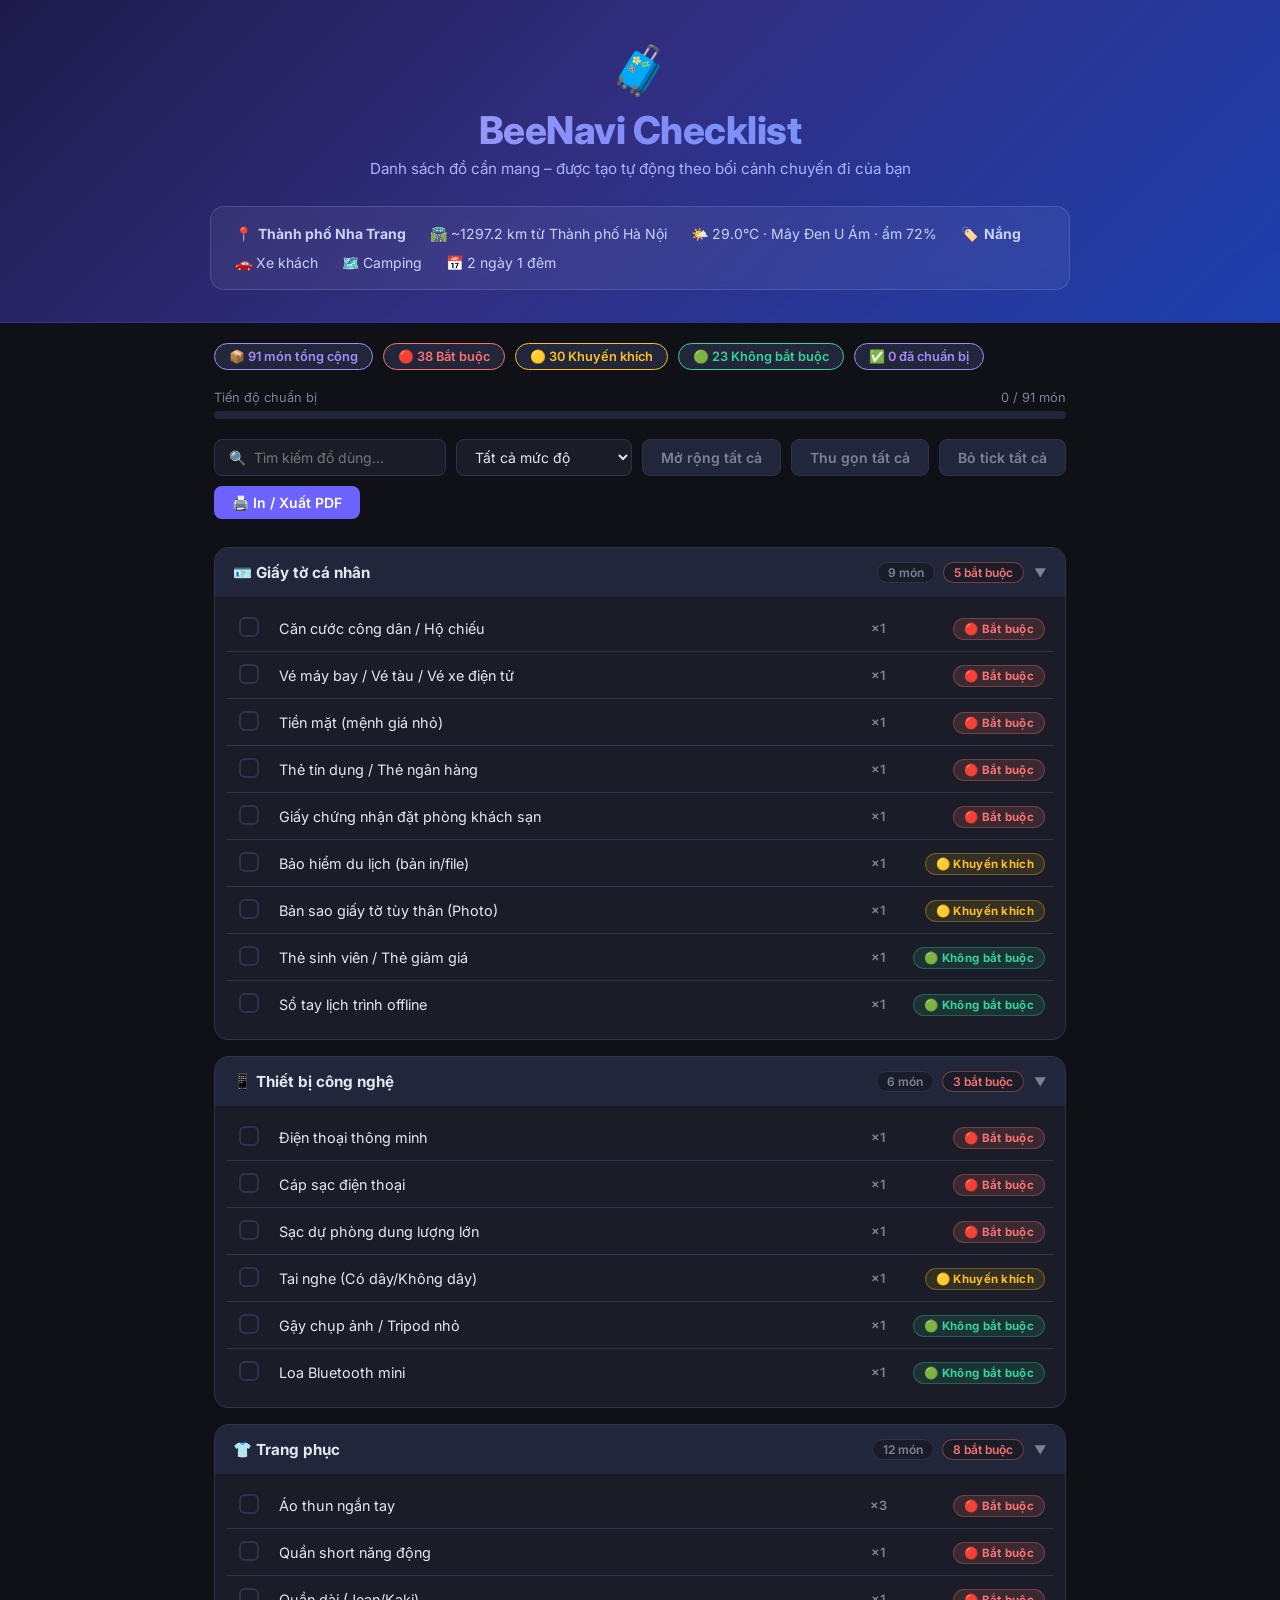
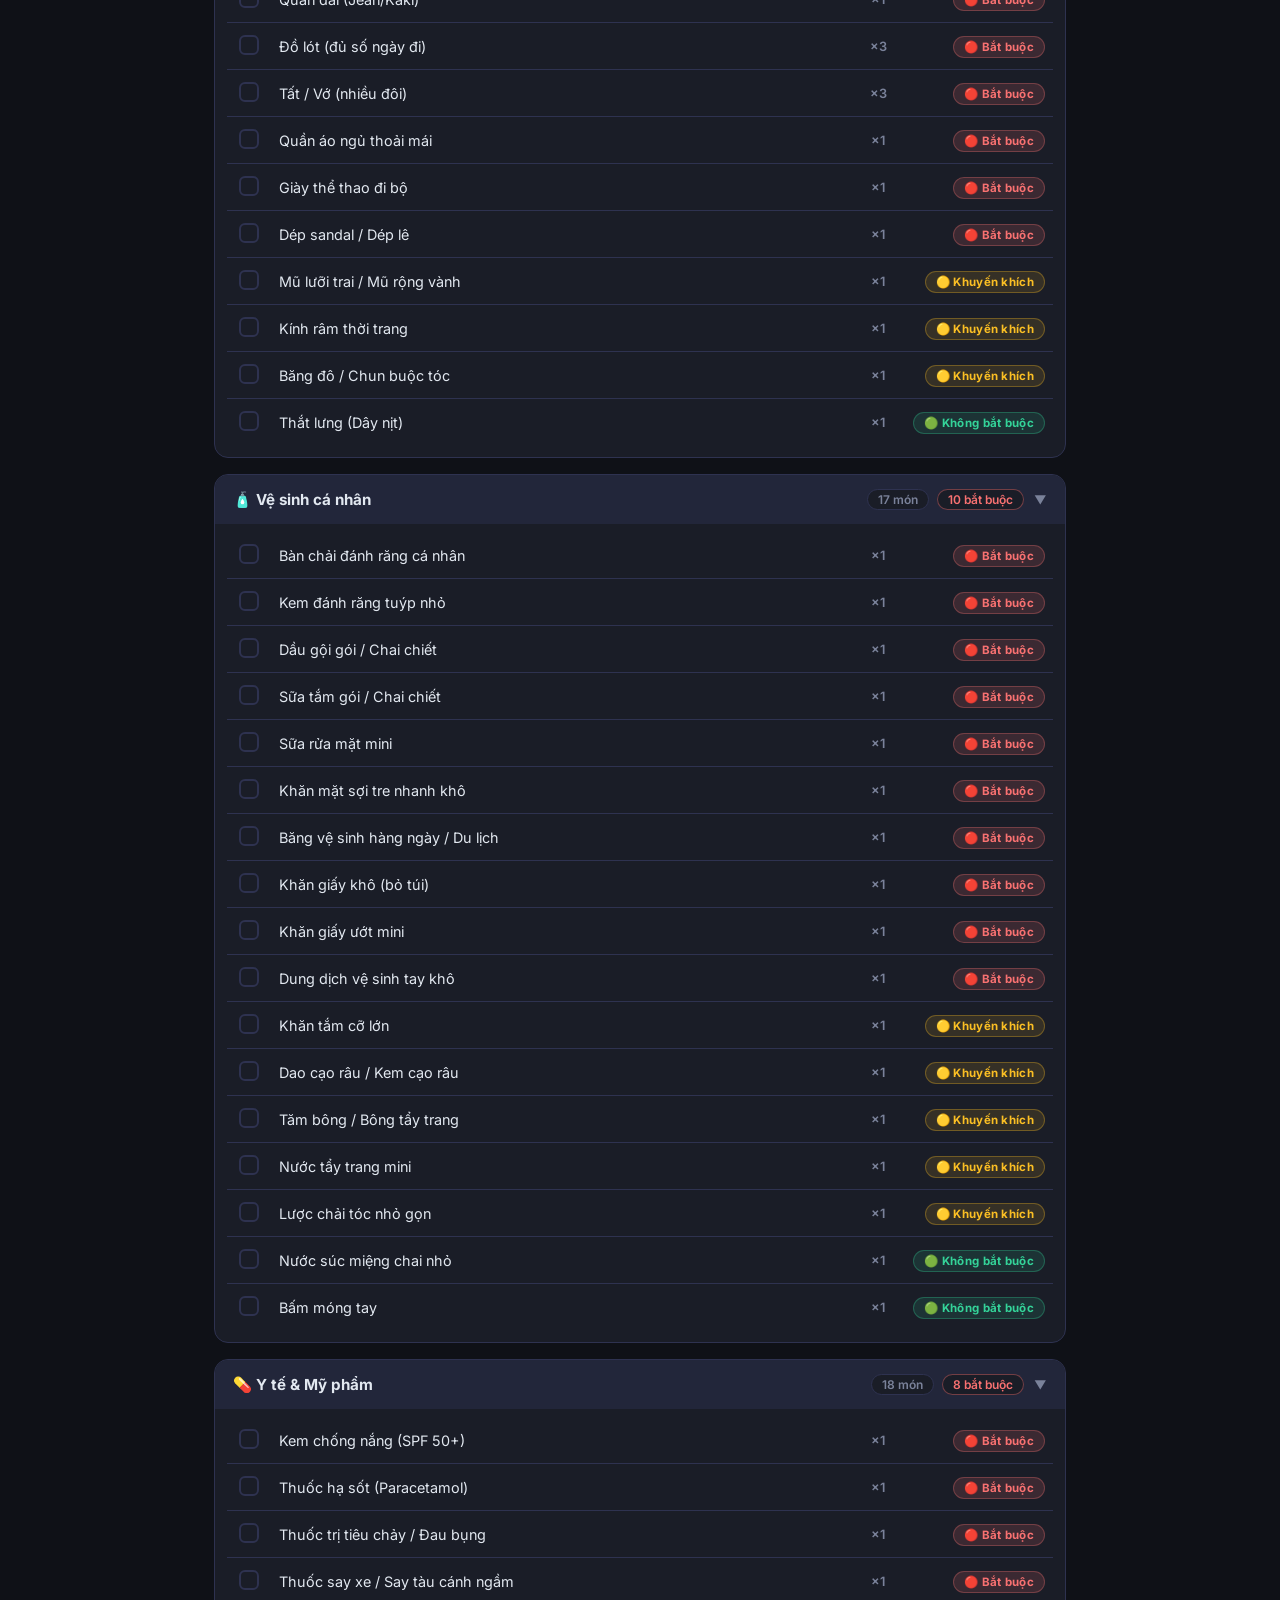
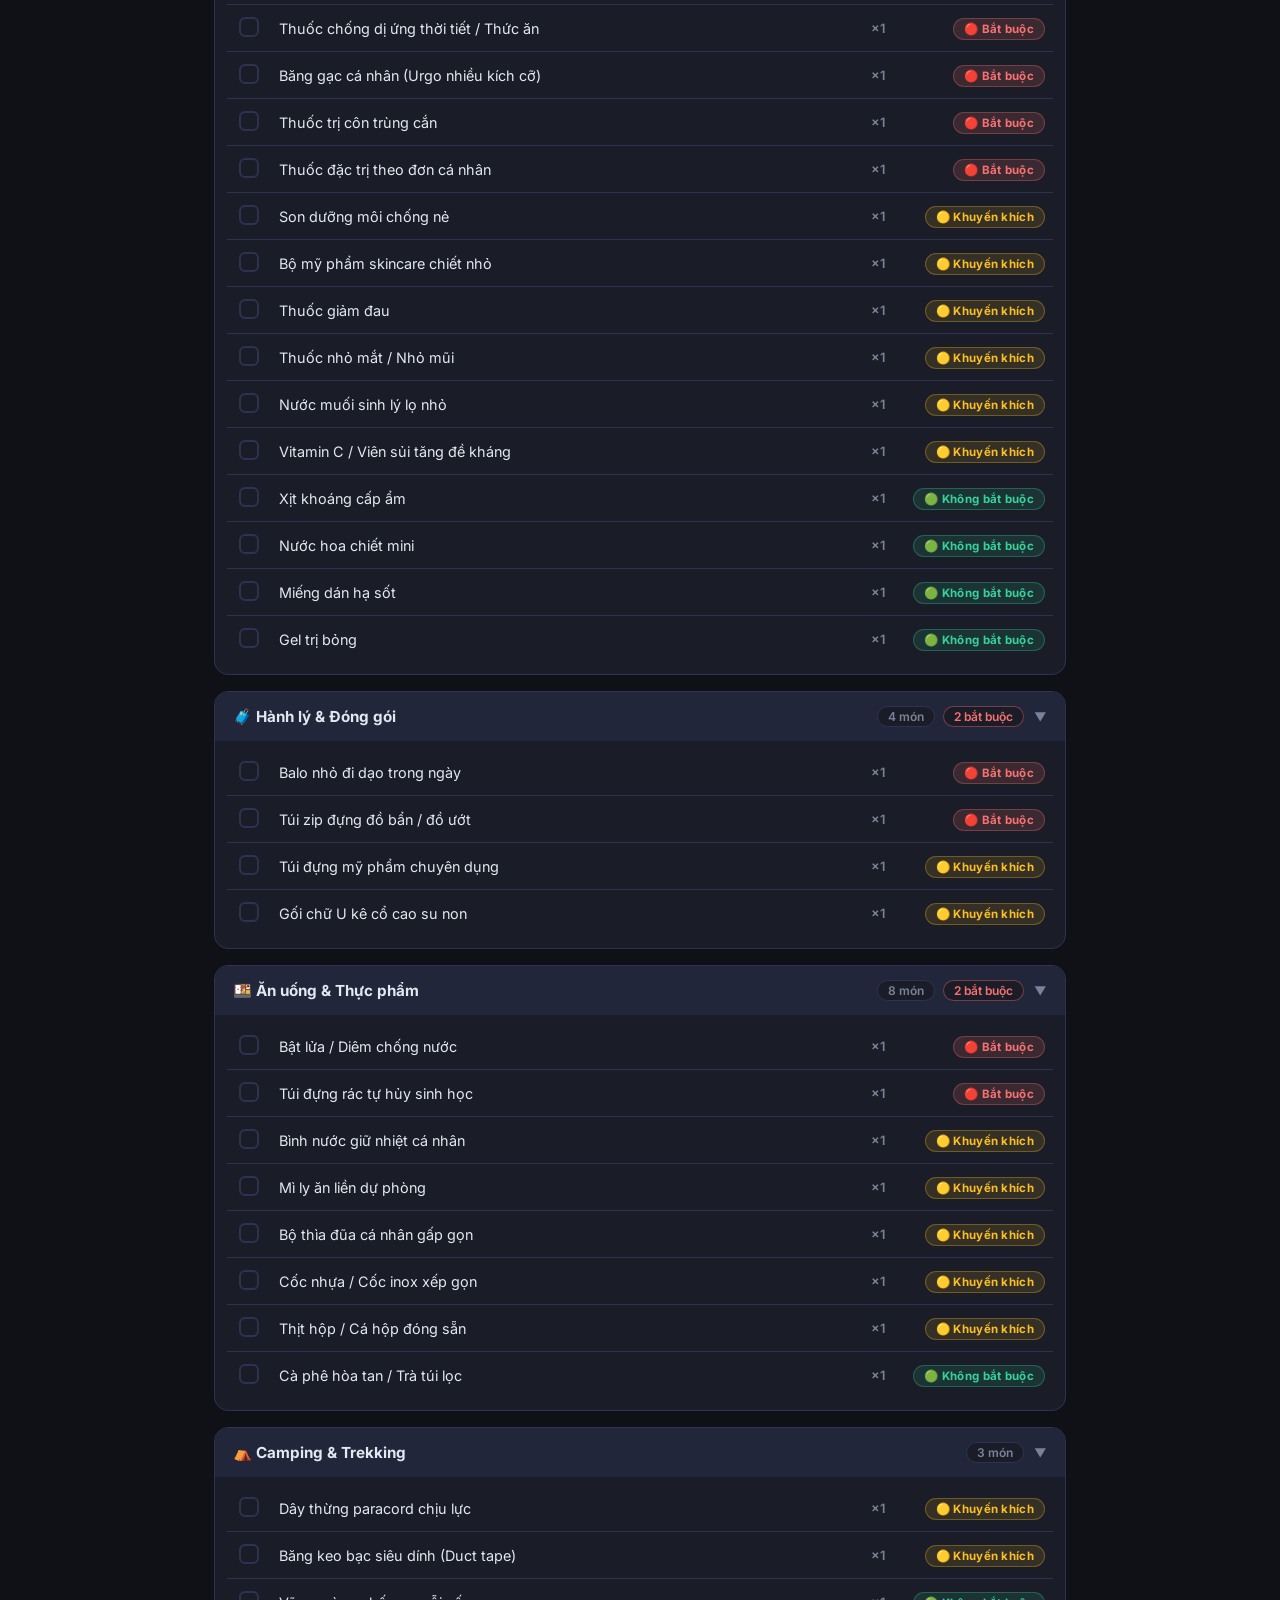
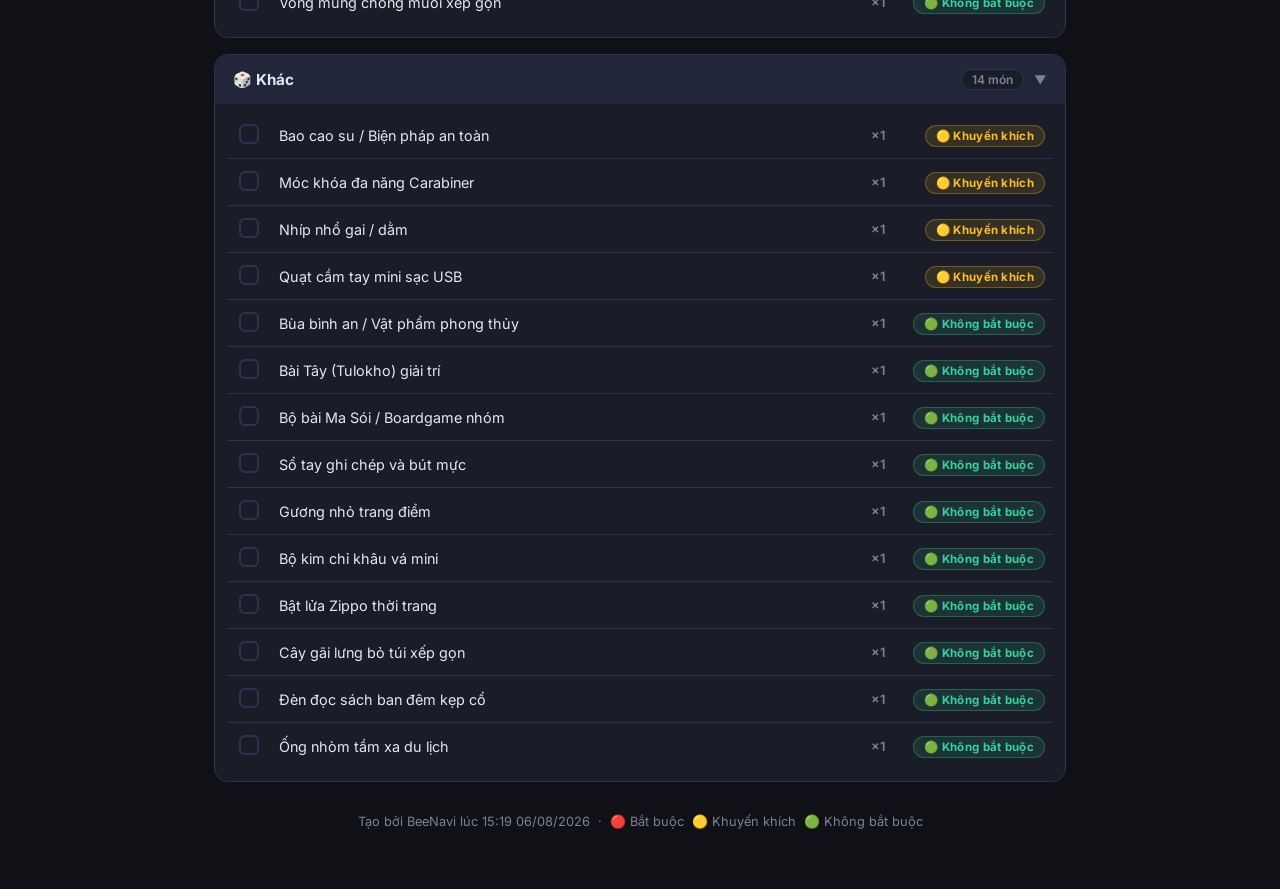
<file: beenavi_checklist_Nha_trang.html>
<!DOCTYPE html>
<html lang="vi">
<head>
  <meta charset="UTF-8"/>
  <meta name="viewport" content="width=device-width, initial-scale=1.0"/>
  <title>BeeNavi Checklist – Thành phố Nha Trang</title>
  <meta name="description" content="Checklist du lịch cá nhân hóa do BeeNavi tạo tự động dựa trên thời tiết, phương tiện và loại hình chuyến đi."/>
  <link rel="preconnect" href="https://fonts.googleapis.com"/>
  <link href="https://fonts.googleapis.com/css2?family=Inter:wght@400;500;600;700;800&display=swap" rel="stylesheet"/>
  <style>
    /* ── Reset & Base ── */
    *, *::before, *::after { box-sizing: border-box; margin: 0; padding: 0; }
    :root {
      --bg:          #0f1117;
      --surface:     #1a1d27;
      --surface2:    #22263a;
      --border:      #2e3250;
      --accent:      #6c63ff;
      --accent2:     #a78bfa;
      --text:        #e2e8f0;
      --text-muted:  #7a829a;
      --required:    #f87171;
      --recommended: #fbbf24;
      --optional:    #34d399;
      --radius:      14px;
      --shadow:      0 4px 32px rgba(0,0,0,.45);
    }
    body {
      font-family: 'Inter', system-ui, sans-serif;
      background: var(--bg);
      color: var(--text);
      min-height: 100vh;
      padding: 0 0 60px;
    }

    /* ── Hero header ── */
    .hero {
      background: linear-gradient(135deg, #1e1b4b 0%, #312e81 45%, #1e40af 100%);
      padding: 40px 24px 32px;
      text-align: center;
      border-bottom: 1px solid #3730a3;
    }
    .hero-logo { font-size: 48px; margin-bottom: 8px; }
    .hero h1 {
      font-size: clamp(1.5rem, 4vw, 2.4rem);
      font-weight: 800;
      letter-spacing: -0.5px;
      background: linear-gradient(90deg, #c4b5fd, #818cf8, #60a5fa);
      -webkit-background-clip: text;
      -webkit-text-fill-color: transparent;
      background-clip: text;
      margin-bottom: 6px;
    }
    .hero-sub { color: #a5b4fc; font-size: .95rem; }

    /* ── Context card ── */
    .context-bar {
      max-width: 860px;
      margin: 28px auto 0;
      background: rgba(255,255,255,.06);
      backdrop-filter: blur(10px);
      border: 1px solid rgba(255,255,255,.12);
      border-radius: var(--radius);
      padding: 18px 24px;
      display: flex;
      flex-wrap: wrap;
      gap: 12px 24px;
      font-size: .875rem;
      color: #c7d2fe;
    }
    .context-bar span { display: flex; align-items: center; gap: 6px; }

    /* ── Summary chips ── */
    .summary-chips {
      max-width: 860px;
      margin: 20px auto 0;
      display: flex;
      flex-wrap: wrap;
      gap: 10px;
      padding: 0 4px;
    }
    .chip {
      display: flex; align-items: center; gap: 6px;
      background: var(--surface2);
      border: 1px solid var(--border);
      border-radius: 99px;
      padding: 5px 14px;
      font-size: .8rem;
      font-weight: 600;
    }
    .chip.req  { border-color: var(--required);    color: var(--required);    }
    .chip.rec  { border-color: var(--recommended); color: var(--recommended); }
    .chip.opt  { border-color: var(--optional);    color: var(--optional);    }
    .chip.total{ border-color: var(--accent2);     color: var(--accent2);     }

    /* ── Progress bar ── */
    .progress-wrap {
      max-width: 860px;
      margin: 20px auto 0;
      padding: 0 4px;
    }
    .progress-label {
      display: flex; justify-content: space-between;
      font-size: .8rem; color: var(--text-muted); margin-bottom: 6px;
    }
    .progress-bar-bg {
      height: 8px; background: var(--surface2);
      border-radius: 99px; overflow: hidden;
    }
    .progress-bar-fill {
      height: 100%;
      background: linear-gradient(90deg, var(--accent), var(--accent2));
      border-radius: 99px;
      transition: width .4s ease;
      width: 0%;
    }

    /* ── Toolbar ── */
    .toolbar {
      max-width: 860px; margin: 20px auto 0;
      display: flex; flex-wrap: wrap; gap: 10px;
      padding: 0 4px;
    }
    .toolbar input[type=text] {
      flex: 1; min-width: 200px;
      background: var(--surface);
      border: 1px solid var(--border);
      border-radius: 8px;
      color: var(--text);
      font-family: inherit;
      font-size: .875rem;
      padding: 8px 14px;
      outline: none;
      transition: border-color .2s;
    }
    .toolbar input[type=text]:focus { border-color: var(--accent); }
    .toolbar select {
      background: var(--surface);
      border: 1px solid var(--border);
      border-radius: 8px;
      color: var(--text);
      font-family: inherit;
      font-size: .875rem;
      padding: 8px 14px;
      outline: none;
      cursor: pointer;
    }
    .btn {
      padding: 8px 18px;
      border-radius: 8px;
      border: none;
      font-family: inherit;
      font-size: .875rem;
      font-weight: 600;
      cursor: pointer;
      transition: all .2s;
    }
    .btn-primary {
      background: var(--accent);
      color: #fff;
    }
    .btn-primary:hover { background: #5b52e6; transform: translateY(-1px); }
    .btn-ghost {
      background: var(--surface2);
      color: var(--text-muted);
      border: 1px solid var(--border);
    }
    .btn-ghost:hover { color: var(--text); border-color: var(--accent2); }

    /* ── Main content ── */
    .main {
      max-width: 860px;
      margin: 28px auto 0;
      padding: 0 4px;
    }

    /* ── Category block ── */
    .category-block {
      background: var(--surface);
      border: 1px solid var(--border);
      border-radius: var(--radius);
      margin-bottom: 16px;
      overflow: hidden;
      transition: box-shadow .2s;
    }
    .category-block:hover { box-shadow: 0 0 0 1px var(--accent); }
    .cat-header {
      width: 100%;
      display: flex; align-items: center; gap: 10px;
      background: var(--surface2);
      border: none;
      color: var(--text);
      font-family: inherit;
      font-size: .95rem;
      font-weight: 700;
      padding: 14px 18px;
      cursor: pointer;
      transition: background .2s;
      text-align: left;
    }
    .cat-header:hover { background: #282c44; }
    .cat-title { flex: 1; }
    .cat-meta { display: flex; gap: 8px; }
    .cat-badge {
      background: var(--surface);
      border: 1px solid var(--border);
      border-radius: 99px;
      font-size: .75rem;
      font-weight: 600;
      padding: 2px 10px;
      color: var(--text-muted);
    }
    .cat-badge.required-count {
      border-color: rgba(248,113,113,.4);
      color: var(--required);
    }
    .cat-arrow { font-size: .75rem; color: var(--text-muted); transition: transform .25s; }
    .cat-header.collapsed .cat-arrow { transform: rotate(-90deg); }
    .cat-body { padding: 0 12px 12px; }
    .cat-body.hidden { display: none; }

    /* ── Checklist table ── */
    .checklist-table {
      width: 100%;
      border-collapse: collapse;
      margin-top: 8px;
    }
    .checklist-table tbody tr {
      border-bottom: 1px solid var(--border);
      transition: background .15s;
    }
    .checklist-table tbody tr:last-child { border-bottom: none; }
    .checklist-table tbody tr:hover { background: var(--surface2); }
    .checklist-table td { padding: 10px 8px; vertical-align: middle; }

    .col-check { width: 44px; text-align: center; }
    .col-name  { font-size: .9rem; cursor: pointer; }
    .col-qty   { width: 50px; text-align: center; color: var(--text-muted); font-size: .8rem; font-weight: 600; }
    .col-badge { width: 150px; text-align: right; }

    /* ── Custom checkbox ── */
    .checkbox-wrap {
      display: inline-flex; align-items: center; justify-content: center;
      cursor: pointer; width: 24px; height: 24px;
    }
    .checkbox-wrap input { display: none; }
    .checkmark {
      width: 20px; height: 20px;
      border: 2px solid var(--border);
      border-radius: 6px;
      display: flex; align-items: center; justify-content: center;
      transition: all .2s;
    }
    .checkbox-wrap input:checked + .checkmark {
      background: var(--accent);
      border-color: var(--accent);
    }
    .checkbox-wrap input:checked + .checkmark::after {
      content: '✓';
      color: white;
      font-size: 13px;
      font-weight: 700;
    }

    /* Checked item style */
    .item-row.checked .col-name label {
      text-decoration: line-through;
      color: var(--text-muted);
    }

    /* Badge */
    .badge {
      display: inline-block;
      border-radius: 99px;
      padding: 3px 10px;
      font-size: .72rem;
      font-weight: 700;
      letter-spacing: .3px;
    }
    .badge-required    { background: rgba(248,113,113,.15); color: var(--required);    border: 1px solid rgba(248,113,113,.3); }
    .badge-recommended { background: rgba(251,191,36,.12); color: var(--recommended); border: 1px solid rgba(251,191,36,.3); }
    .badge-optional    { background: rgba(52,211,153,.12);  color: var(--optional);    border: 1px solid rgba(52,211,153,.3); }

    /* ── Hidden item (filter) ── */
    .item-row.hidden-filter { display: none; }

    /* ── Footer ── */
    .footer {
      max-width: 860px; margin: 32px auto 0;
      text-align: center; color: var(--text-muted); font-size: .8rem;
      padding: 0 4px;
    }

    /* ── Print ── */
    @media print {
      body { background: #fff; color: #111; }
      .hero { background: #3730a3; -webkit-print-color-adjust: exact; }
      .toolbar, .btn, .progress-wrap { display: none; }
      .category-block { border: 1px solid #ddd; break-inside: avoid; }
      .cat-body.hidden { display: block !important; }
      .badge-required    { background: #fee2e2; color: #b91c1c; }
      .badge-recommended { background: #fef3c7; color: #b45309; }
      .badge-optional    { background: #d1fae5; color: #065f46; }
    }

    @media (max-width: 600px) {
      .hero h1 { font-size: 1.4rem; }
      .col-badge { display: none; }
    }
  </style>
</head>
<body>

<!-- ── Hero ── -->
<div class="hero">
  <div class="hero-logo">🧳</div>
  <h1>BeeNavi Checklist</h1>
  <p class="hero-sub">Danh sách đồ cần mang – được tạo tự động theo bối cảnh chuyến đi của bạn</p>

  <div class="context-bar">
    <span>📍 <strong>Thành phố Nha Trang</strong></span>
    <span>🛣️ ~1297.2 km từ Thành phố Hà Nội</span>
    <span>🌤️ 29.0°C · Mây Đen U Ám · ẩm 72%</span>
    <span>🏷️ <strong>Nắng</strong></span>
    <span>🚗 Xe khách</span>
    <span>🗺️ Camping</span>
    <span>📅 2 ngày 1 đêm</span>
  </div>
</div>

<!-- ── Summary ── -->
<div class="summary-chips" id="summaryChips">
  <!-- filled by JS -->
</div>

<!-- ── Progress ── -->
<div class="progress-wrap">
  <div class="progress-label">
    <span>Tiến độ chuẩn bị</span>
    <span id="progressText">0 / 91 món</span>
  </div>
  <div class="progress-bar-bg">
    <div class="progress-bar-fill" id="progressFill"></div>
  </div>
</div>

<!-- ── Toolbar ── -->
<div class="toolbar">
  <input type="text" id="searchInput" placeholder="🔍  Tìm kiếm đồ dùng..." oninput="filterItems()"/>
  <select id="priorityFilter" onchange="filterItems()">
    <option value="all">Tất cả mức độ</option>
    <option value="Bắt buộc">🔴 Bắt buộc</option>
    <option value="Khuyến khích">🟡 Khuyến khích</option>
    <option value="Không bắt buộc">🟢 Không bắt buộc</option>
  </select>
  <button class="btn btn-ghost" onclick="expandAll()">Mở rộng tất cả</button>
  <button class="btn btn-ghost" onclick="collapseAll()">Thu gọn tất cả</button>
  <button class="btn btn-ghost" onclick="uncheckAll()">Bỏ tick tất cả</button>
  <button class="btn btn-primary" onclick="window.print()">🖨️ In / Xuất PDF</button>
</div>

<!-- ── Main content ── -->
<div class="main" id="mainContent">

      <div class="category-block">
        <button class="cat-header" onclick="toggleCat(this)" aria-expanded="true">
          <span class="cat-title">🪪 Giấy tờ cá nhân</span>
          <span class="cat-meta"><span class="cat-badge">9 món</span><span class="cat-badge required-count">5 bắt buộc</span></span>
          <span class="cat-arrow">▼</span>
        </button>
        <div class="cat-body">
          <table class="checklist-table">
            <tbody>
            <tr class="item-row" data-priority="Bắt buộc">
              <td class="col-check">
                <label class="checkbox-wrap">
                  <input type="checkbox" id="item-1" class="item-checkbox">
                  <span class="checkmark"></span>
                </label>
              </td>
              <td class="col-name"><label for="item-1">Căn cước công dân / Hộ chiếu</label></td>
              <td class="col-qty">×1</td>
              <td class="col-badge"><span class="badge badge-required">🔴 Bắt buộc</span></td>
            </tr>
            <tr class="item-row" data-priority="Bắt buộc">
              <td class="col-check">
                <label class="checkbox-wrap">
                  <input type="checkbox" id="item-2" class="item-checkbox">
                  <span class="checkmark"></span>
                </label>
              </td>
              <td class="col-name"><label for="item-2">Vé máy bay / Vé tàu / Vé xe điện tử</label></td>
              <td class="col-qty">×1</td>
              <td class="col-badge"><span class="badge badge-required">🔴 Bắt buộc</span></td>
            </tr>
            <tr class="item-row" data-priority="Bắt buộc">
              <td class="col-check">
                <label class="checkbox-wrap">
                  <input type="checkbox" id="item-3" class="item-checkbox">
                  <span class="checkmark"></span>
                </label>
              </td>
              <td class="col-name"><label for="item-3">Tiền mặt (mệnh giá nhỏ)</label></td>
              <td class="col-qty">×1</td>
              <td class="col-badge"><span class="badge badge-required">🔴 Bắt buộc</span></td>
            </tr>
            <tr class="item-row" data-priority="Bắt buộc">
              <td class="col-check">
                <label class="checkbox-wrap">
                  <input type="checkbox" id="item-4" class="item-checkbox">
                  <span class="checkmark"></span>
                </label>
              </td>
              <td class="col-name"><label for="item-4">Thẻ tín dụng / Thẻ ngân hàng</label></td>
              <td class="col-qty">×1</td>
              <td class="col-badge"><span class="badge badge-required">🔴 Bắt buộc</span></td>
            </tr>
            <tr class="item-row" data-priority="Bắt buộc">
              <td class="col-check">
                <label class="checkbox-wrap">
                  <input type="checkbox" id="item-6" class="item-checkbox">
                  <span class="checkmark"></span>
                </label>
              </td>
              <td class="col-name"><label for="item-6">Giấy chứng nhận đặt phòng khách sạn</label></td>
              <td class="col-qty">×1</td>
              <td class="col-badge"><span class="badge badge-required">🔴 Bắt buộc</span></td>
            </tr>
            <tr class="item-row" data-priority="Khuyến khích">
              <td class="col-check">
                <label class="checkbox-wrap">
                  <input type="checkbox" id="item-7" class="item-checkbox">
                  <span class="checkmark"></span>
                </label>
              </td>
              <td class="col-name"><label for="item-7">Bảo hiểm du lịch (bản in/file)</label></td>
              <td class="col-qty">×1</td>
              <td class="col-badge"><span class="badge badge-recommended">🟡 Khuyến khích</span></td>
            </tr>
            <tr class="item-row" data-priority="Khuyến khích">
              <td class="col-check">
                <label class="checkbox-wrap">
                  <input type="checkbox" id="item-9" class="item-checkbox">
                  <span class="checkmark"></span>
                </label>
              </td>
              <td class="col-name"><label for="item-9">Bản sao giấy tờ tùy thân (Photo)</label></td>
              <td class="col-qty">×1</td>
              <td class="col-badge"><span class="badge badge-recommended">🟡 Khuyến khích</span></td>
            </tr>
            <tr class="item-row" data-priority="Không bắt buộc">
              <td class="col-check">
                <label class="checkbox-wrap">
                  <input type="checkbox" id="item-8" class="item-checkbox">
                  <span class="checkmark"></span>
                </label>
              </td>
              <td class="col-name"><label for="item-8">Thẻ sinh viên / Thẻ giảm giá</label></td>
              <td class="col-qty">×1</td>
              <td class="col-badge"><span class="badge badge-optional">🟢 Không bắt buộc</span></td>
            </tr>
            <tr class="item-row" data-priority="Không bắt buộc">
              <td class="col-check">
                <label class="checkbox-wrap">
                  <input type="checkbox" id="item-10" class="item-checkbox">
                  <span class="checkmark"></span>
                </label>
              </td>
              <td class="col-name"><label for="item-10">Sổ tay lịch trình offline</label></td>
              <td class="col-qty">×1</td>
              <td class="col-badge"><span class="badge badge-optional">🟢 Không bắt buộc</span></td>
            </tr>
            </tbody>
          </table>
        </div>
      </div>
      <div class="category-block">
        <button class="cat-header" onclick="toggleCat(this)" aria-expanded="true">
          <span class="cat-title">📱 Thiết bị công nghệ</span>
          <span class="cat-meta"><span class="cat-badge">6 món</span><span class="cat-badge required-count">3 bắt buộc</span></span>
          <span class="cat-arrow">▼</span>
        </button>
        <div class="cat-body">
          <table class="checklist-table">
            <tbody>
            <tr class="item-row" data-priority="Bắt buộc">
              <td class="col-check">
                <label class="checkbox-wrap">
                  <input type="checkbox" id="item-11" class="item-checkbox">
                  <span class="checkmark"></span>
                </label>
              </td>
              <td class="col-name"><label for="item-11">Điện thoại thông minh</label></td>
              <td class="col-qty">×1</td>
              <td class="col-badge"><span class="badge badge-required">🔴 Bắt buộc</span></td>
            </tr>
            <tr class="item-row" data-priority="Bắt buộc">
              <td class="col-check">
                <label class="checkbox-wrap">
                  <input type="checkbox" id="item-12" class="item-checkbox">
                  <span class="checkmark"></span>
                </label>
              </td>
              <td class="col-name"><label for="item-12">Cáp sạc điện thoại</label></td>
              <td class="col-qty">×1</td>
              <td class="col-badge"><span class="badge badge-required">🔴 Bắt buộc</span></td>
            </tr>
            <tr class="item-row" data-priority="Bắt buộc">
              <td class="col-check">
                <label class="checkbox-wrap">
                  <input type="checkbox" id="item-13" class="item-checkbox">
                  <span class="checkmark"></span>
                </label>
              </td>
              <td class="col-name"><label for="item-13">Sạc dự phòng dung lượng lớn</label></td>
              <td class="col-qty">×1</td>
              <td class="col-badge"><span class="badge badge-required">🔴 Bắt buộc</span></td>
            </tr>
            <tr class="item-row" data-priority="Khuyến khích">
              <td class="col-check">
                <label class="checkbox-wrap">
                  <input type="checkbox" id="item-14" class="item-checkbox">
                  <span class="checkmark"></span>
                </label>
              </td>
              <td class="col-name"><label for="item-14">Tai nghe (Có dây/Không dây)</label></td>
              <td class="col-qty">×1</td>
              <td class="col-badge"><span class="badge badge-recommended">🟡 Khuyến khích</span></td>
            </tr>
            <tr class="item-row" data-priority="Không bắt buộc">
              <td class="col-check">
                <label class="checkbox-wrap">
                  <input type="checkbox" id="item-18" class="item-checkbox">
                  <span class="checkmark"></span>
                </label>
              </td>
              <td class="col-name"><label for="item-18">Gậy chụp ảnh / Tripod nhỏ</label></td>
              <td class="col-qty">×1</td>
              <td class="col-badge"><span class="badge badge-optional">🟢 Không bắt buộc</span></td>
            </tr>
            <tr class="item-row" data-priority="Không bắt buộc">
              <td class="col-check">
                <label class="checkbox-wrap">
                  <input type="checkbox" id="item-21" class="item-checkbox">
                  <span class="checkmark"></span>
                </label>
              </td>
              <td class="col-name"><label for="item-21">Loa Bluetooth mini</label></td>
              <td class="col-qty">×1</td>
              <td class="col-badge"><span class="badge badge-optional">🟢 Không bắt buộc</span></td>
            </tr>
            </tbody>
          </table>
        </div>
      </div>
      <div class="category-block">
        <button class="cat-header" onclick="toggleCat(this)" aria-expanded="true">
          <span class="cat-title">👕 Trang phục</span>
          <span class="cat-meta"><span class="cat-badge">12 món</span><span class="cat-badge required-count">8 bắt buộc</span></span>
          <span class="cat-arrow">▼</span>
        </button>
        <div class="cat-body">
          <table class="checklist-table">
            <tbody>
            <tr class="item-row" data-priority="Bắt buộc">
              <td class="col-check">
                <label class="checkbox-wrap">
                  <input type="checkbox" id="item-26" class="item-checkbox">
                  <span class="checkmark"></span>
                </label>
              </td>
              <td class="col-name"><label for="item-26">Áo thun ngắn tay</label></td>
              <td class="col-qty">×3</td>
              <td class="col-badge"><span class="badge badge-required">🔴 Bắt buộc</span></td>
            </tr>
            <tr class="item-row" data-priority="Bắt buộc">
              <td class="col-check">
                <label class="checkbox-wrap">
                  <input type="checkbox" id="item-27" class="item-checkbox">
                  <span class="checkmark"></span>
                </label>
              </td>
              <td class="col-name"><label for="item-27">Quần short năng động</label></td>
              <td class="col-qty">×1</td>
              <td class="col-badge"><span class="badge badge-required">🔴 Bắt buộc</span></td>
            </tr>
            <tr class="item-row" data-priority="Bắt buộc">
              <td class="col-check">
                <label class="checkbox-wrap">
                  <input type="checkbox" id="item-28" class="item-checkbox">
                  <span class="checkmark"></span>
                </label>
              </td>
              <td class="col-name"><label for="item-28">Quần dài (Jean/Kaki)</label></td>
              <td class="col-qty">×1</td>
              <td class="col-badge"><span class="badge badge-required">🔴 Bắt buộc</span></td>
            </tr>
            <tr class="item-row" data-priority="Bắt buộc">
              <td class="col-check">
                <label class="checkbox-wrap">
                  <input type="checkbox" id="item-33" class="item-checkbox">
                  <span class="checkmark"></span>
                </label>
              </td>
              <td class="col-name"><label for="item-33">Đồ lót (đủ số ngày đi)</label></td>
              <td class="col-qty">×3</td>
              <td class="col-badge"><span class="badge badge-required">🔴 Bắt buộc</span></td>
            </tr>
            <tr class="item-row" data-priority="Bắt buộc">
              <td class="col-check">
                <label class="checkbox-wrap">
                  <input type="checkbox" id="item-34" class="item-checkbox">
                  <span class="checkmark"></span>
                </label>
              </td>
              <td class="col-name"><label for="item-34">Tất / Vớ (nhiều đôi)</label></td>
              <td class="col-qty">×3</td>
              <td class="col-badge"><span class="badge badge-required">🔴 Bắt buộc</span></td>
            </tr>
            <tr class="item-row" data-priority="Bắt buộc">
              <td class="col-check">
                <label class="checkbox-wrap">
                  <input type="checkbox" id="item-38" class="item-checkbox">
                  <span class="checkmark"></span>
                </label>
              </td>
              <td class="col-name"><label for="item-38">Quần áo ngủ thoải mái</label></td>
              <td class="col-qty">×1</td>
              <td class="col-badge"><span class="badge badge-required">🔴 Bắt buộc</span></td>
            </tr>
            <tr class="item-row" data-priority="Bắt buộc">
              <td class="col-check">
                <label class="checkbox-wrap">
                  <input type="checkbox" id="item-39" class="item-checkbox">
                  <span class="checkmark"></span>
                </label>
              </td>
              <td class="col-name"><label for="item-39">Giày thể thao đi bộ</label></td>
              <td class="col-qty">×1</td>
              <td class="col-badge"><span class="badge badge-required">🔴 Bắt buộc</span></td>
            </tr>
            <tr class="item-row" data-priority="Bắt buộc">
              <td class="col-check">
                <label class="checkbox-wrap">
                  <input type="checkbox" id="item-40" class="item-checkbox">
                  <span class="checkmark"></span>
                </label>
              </td>
              <td class="col-name"><label for="item-40">Dép sandal / Dép lê</label></td>
              <td class="col-qty">×1</td>
              <td class="col-badge"><span class="badge badge-required">🔴 Bắt buộc</span></td>
            </tr>
            <tr class="item-row" data-priority="Khuyến khích">
              <td class="col-check">
                <label class="checkbox-wrap">
                  <input type="checkbox" id="item-41" class="item-checkbox">
                  <span class="checkmark"></span>
                </label>
              </td>
              <td class="col-name"><label for="item-41">Mũ lưỡi trai / Mũ rộng vành</label></td>
              <td class="col-qty">×1</td>
              <td class="col-badge"><span class="badge badge-recommended">🟡 Khuyến khích</span></td>
            </tr>
            <tr class="item-row" data-priority="Khuyến khích">
              <td class="col-check">
                <label class="checkbox-wrap">
                  <input type="checkbox" id="item-42" class="item-checkbox">
                  <span class="checkmark"></span>
                </label>
              </td>
              <td class="col-name"><label for="item-42">Kính râm thời trang</label></td>
              <td class="col-qty">×1</td>
              <td class="col-badge"><span class="badge badge-recommended">🟡 Khuyến khích</span></td>
            </tr>
            <tr class="item-row" data-priority="Khuyến khích">
              <td class="col-check">
                <label class="checkbox-wrap">
                  <input type="checkbox" id="item-53" class="item-checkbox">
                  <span class="checkmark"></span>
                </label>
              </td>
              <td class="col-name"><label for="item-53">Băng đô / Chun buộc tóc</label></td>
              <td class="col-qty">×1</td>
              <td class="col-badge"><span class="badge badge-recommended">🟡 Khuyến khích</span></td>
            </tr>
            <tr class="item-row" data-priority="Không bắt buộc">
              <td class="col-check">
                <label class="checkbox-wrap">
                  <input type="checkbox" id="item-52" class="item-checkbox">
                  <span class="checkmark"></span>
                </label>
              </td>
              <td class="col-name"><label for="item-52">Thắt lưng (Dây nịt)</label></td>
              <td class="col-qty">×1</td>
              <td class="col-badge"><span class="badge badge-optional">🟢 Không bắt buộc</span></td>
            </tr>
            </tbody>
          </table>
        </div>
      </div>
      <div class="category-block">
        <button class="cat-header" onclick="toggleCat(this)" aria-expanded="true">
          <span class="cat-title">🧴 Vệ sinh cá nhân</span>
          <span class="cat-meta"><span class="cat-badge">17 món</span><span class="cat-badge required-count">10 bắt buộc</span></span>
          <span class="cat-arrow">▼</span>
        </button>
        <div class="cat-body">
          <table class="checklist-table">
            <tbody>
            <tr class="item-row" data-priority="Bắt buộc">
              <td class="col-check">
                <label class="checkbox-wrap">
                  <input type="checkbox" id="item-54" class="item-checkbox">
                  <span class="checkmark"></span>
                </label>
              </td>
              <td class="col-name"><label for="item-54">Bàn chải đánh răng cá nhân</label></td>
              <td class="col-qty">×1</td>
              <td class="col-badge"><span class="badge badge-required">🔴 Bắt buộc</span></td>
            </tr>
            <tr class="item-row" data-priority="Bắt buộc">
              <td class="col-check">
                <label class="checkbox-wrap">
                  <input type="checkbox" id="item-55" class="item-checkbox">
                  <span class="checkmark"></span>
                </label>
              </td>
              <td class="col-name"><label for="item-55">Kem đánh răng tuýp nhỏ</label></td>
              <td class="col-qty">×1</td>
              <td class="col-badge"><span class="badge badge-required">🔴 Bắt buộc</span></td>
            </tr>
            <tr class="item-row" data-priority="Bắt buộc">
              <td class="col-check">
                <label class="checkbox-wrap">
                  <input type="checkbox" id="item-56" class="item-checkbox">
                  <span class="checkmark"></span>
                </label>
              </td>
              <td class="col-name"><label for="item-56">Dầu gội gói / Chai chiết</label></td>
              <td class="col-qty">×1</td>
              <td class="col-badge"><span class="badge badge-required">🔴 Bắt buộc</span></td>
            </tr>
            <tr class="item-row" data-priority="Bắt buộc">
              <td class="col-check">
                <label class="checkbox-wrap">
                  <input type="checkbox" id="item-57" class="item-checkbox">
                  <span class="checkmark"></span>
                </label>
              </td>
              <td class="col-name"><label for="item-57">Sữa tắm gói / Chai chiết</label></td>
              <td class="col-qty">×1</td>
              <td class="col-badge"><span class="badge badge-required">🔴 Bắt buộc</span></td>
            </tr>
            <tr class="item-row" data-priority="Bắt buộc">
              <td class="col-check">
                <label class="checkbox-wrap">
                  <input type="checkbox" id="item-58" class="item-checkbox">
                  <span class="checkmark"></span>
                </label>
              </td>
              <td class="col-name"><label for="item-58">Sữa rửa mặt mini</label></td>
              <td class="col-qty">×1</td>
              <td class="col-badge"><span class="badge badge-required">🔴 Bắt buộc</span></td>
            </tr>
            <tr class="item-row" data-priority="Bắt buộc">
              <td class="col-check">
                <label class="checkbox-wrap">
                  <input type="checkbox" id="item-59" class="item-checkbox">
                  <span class="checkmark"></span>
                </label>
              </td>
              <td class="col-name"><label for="item-59">Khăn mặt sợi tre nhanh khô</label></td>
              <td class="col-qty">×1</td>
              <td class="col-badge"><span class="badge badge-required">🔴 Bắt buộc</span></td>
            </tr>
            <tr class="item-row" data-priority="Bắt buộc">
              <td class="col-check">
                <label class="checkbox-wrap">
                  <input type="checkbox" id="item-62" class="item-checkbox">
                  <span class="checkmark"></span>
                </label>
              </td>
              <td class="col-name"><label for="item-62">Băng vệ sinh hàng ngày / Du lịch</label></td>
              <td class="col-qty">×1</td>
              <td class="col-badge"><span class="badge badge-required">🔴 Bắt buộc</span></td>
            </tr>
            <tr class="item-row" data-priority="Bắt buộc">
              <td class="col-check">
                <label class="checkbox-wrap">
                  <input type="checkbox" id="item-68" class="item-checkbox">
                  <span class="checkmark"></span>
                </label>
              </td>
              <td class="col-name"><label for="item-68">Khăn giấy khô (bỏ túi)</label></td>
              <td class="col-qty">×1</td>
              <td class="col-badge"><span class="badge badge-required">🔴 Bắt buộc</span></td>
            </tr>
            <tr class="item-row" data-priority="Bắt buộc">
              <td class="col-check">
                <label class="checkbox-wrap">
                  <input type="checkbox" id="item-69" class="item-checkbox">
                  <span class="checkmark"></span>
                </label>
              </td>
              <td class="col-name"><label for="item-69">Khăn giấy ướt mini</label></td>
              <td class="col-qty">×1</td>
              <td class="col-badge"><span class="badge badge-required">🔴 Bắt buộc</span></td>
            </tr>
            <tr class="item-row" data-priority="Bắt buộc">
              <td class="col-check">
                <label class="checkbox-wrap">
                  <input type="checkbox" id="item-70" class="item-checkbox">
                  <span class="checkmark"></span>
                </label>
              </td>
              <td class="col-name"><label for="item-70">Dung dịch vệ sinh tay khô</label></td>
              <td class="col-qty">×1</td>
              <td class="col-badge"><span class="badge badge-required">🔴 Bắt buộc</span></td>
            </tr>
            <tr class="item-row" data-priority="Khuyến khích">
              <td class="col-check">
                <label class="checkbox-wrap">
                  <input type="checkbox" id="item-60" class="item-checkbox">
                  <span class="checkmark"></span>
                </label>
              </td>
              <td class="col-name"><label for="item-60">Khăn tắm cỡ lớn</label></td>
              <td class="col-qty">×1</td>
              <td class="col-badge"><span class="badge badge-recommended">🟡 Khuyến khích</span></td>
            </tr>
            <tr class="item-row" data-priority="Khuyến khích">
              <td class="col-check">
                <label class="checkbox-wrap">
                  <input type="checkbox" id="item-61" class="item-checkbox">
                  <span class="checkmark"></span>
                </label>
              </td>
              <td class="col-name"><label for="item-61">Dao cạo râu / Kem cạo râu</label></td>
              <td class="col-qty">×1</td>
              <td class="col-badge"><span class="badge badge-recommended">🟡 Khuyến khích</span></td>
            </tr>
            <tr class="item-row" data-priority="Khuyến khích">
              <td class="col-check">
                <label class="checkbox-wrap">
                  <input type="checkbox" id="item-64" class="item-checkbox">
                  <span class="checkmark"></span>
                </label>
              </td>
              <td class="col-name"><label for="item-64">Tăm bông / Bông tẩy trang</label></td>
              <td class="col-qty">×1</td>
              <td class="col-badge"><span class="badge badge-recommended">🟡 Khuyến khích</span></td>
            </tr>
            <tr class="item-row" data-priority="Khuyến khích">
              <td class="col-check">
                <label class="checkbox-wrap">
                  <input type="checkbox" id="item-65" class="item-checkbox">
                  <span class="checkmark"></span>
                </label>
              </td>
              <td class="col-name"><label for="item-65">Nước tẩy trang mini</label></td>
              <td class="col-qty">×1</td>
              <td class="col-badge"><span class="badge badge-recommended">🟡 Khuyến khích</span></td>
            </tr>
            <tr class="item-row" data-priority="Khuyến khích">
              <td class="col-check">
                <label class="checkbox-wrap">
                  <input type="checkbox" id="item-66" class="item-checkbox">
                  <span class="checkmark"></span>
                </label>
              </td>
              <td class="col-name"><label for="item-66">Lược chải tóc nhỏ gọn</label></td>
              <td class="col-qty">×1</td>
              <td class="col-badge"><span class="badge badge-recommended">🟡 Khuyến khích</span></td>
            </tr>
            <tr class="item-row" data-priority="Không bắt buộc">
              <td class="col-check">
                <label class="checkbox-wrap">
                  <input type="checkbox" id="item-63" class="item-checkbox">
                  <span class="checkmark"></span>
                </label>
              </td>
              <td class="col-name"><label for="item-63">Nước súc miệng chai nhỏ</label></td>
              <td class="col-qty">×1</td>
              <td class="col-badge"><span class="badge badge-optional">🟢 Không bắt buộc</span></td>
            </tr>
            <tr class="item-row" data-priority="Không bắt buộc">
              <td class="col-check">
                <label class="checkbox-wrap">
                  <input type="checkbox" id="item-67" class="item-checkbox">
                  <span class="checkmark"></span>
                </label>
              </td>
              <td class="col-name"><label for="item-67">Bấm móng tay</label></td>
              <td class="col-qty">×1</td>
              <td class="col-badge"><span class="badge badge-optional">🟢 Không bắt buộc</span></td>
            </tr>
            </tbody>
          </table>
        </div>
      </div>
      <div class="category-block">
        <button class="cat-header" onclick="toggleCat(this)" aria-expanded="true">
          <span class="cat-title">💊 Y tế & Mỹ phẩm</span>
          <span class="cat-meta"><span class="cat-badge">18 món</span><span class="cat-badge required-count">8 bắt buộc</span></span>
          <span class="cat-arrow">▼</span>
        </button>
        <div class="cat-body">
          <table class="checklist-table">
            <tbody>
            <tr class="item-row" data-priority="Bắt buộc">
              <td class="col-check">
                <label class="checkbox-wrap">
                  <input type="checkbox" id="item-71" class="item-checkbox">
                  <span class="checkmark"></span>
                </label>
              </td>
              <td class="col-name"><label for="item-71">Kem chống nắng (SPF 50+)</label></td>
              <td class="col-qty">×1</td>
              <td class="col-badge"><span class="badge badge-required">🔴 Bắt buộc</span></td>
            </tr>
            <tr class="item-row" data-priority="Bắt buộc">
              <td class="col-check">
                <label class="checkbox-wrap">
                  <input type="checkbox" id="item-77" class="item-checkbox">
                  <span class="checkmark"></span>
                </label>
              </td>
              <td class="col-name"><label for="item-77">Thuốc hạ sốt (Paracetamol)</label></td>
              <td class="col-qty">×1</td>
              <td class="col-badge"><span class="badge badge-required">🔴 Bắt buộc</span></td>
            </tr>
            <tr class="item-row" data-priority="Bắt buộc">
              <td class="col-check">
                <label class="checkbox-wrap">
                  <input type="checkbox" id="item-79" class="item-checkbox">
                  <span class="checkmark"></span>
                </label>
              </td>
              <td class="col-name"><label for="item-79">Thuốc trị tiêu chảy / Đau bụng</label></td>
              <td class="col-qty">×1</td>
              <td class="col-badge"><span class="badge badge-required">🔴 Bắt buộc</span></td>
            </tr>
            <tr class="item-row" data-priority="Bắt buộc">
              <td class="col-check">
                <label class="checkbox-wrap">
                  <input type="checkbox" id="item-80" class="item-checkbox">
                  <span class="checkmark"></span>
                </label>
              </td>
              <td class="col-name"><label for="item-80">Thuốc say xe / Say tàu cánh ngầm</label></td>
              <td class="col-qty">×1</td>
              <td class="col-badge"><span class="badge badge-required">🔴 Bắt buộc</span></td>
            </tr>
            <tr class="item-row" data-priority="Bắt buộc">
              <td class="col-check">
                <label class="checkbox-wrap">
                  <input type="checkbox" id="item-81" class="item-checkbox">
                  <span class="checkmark"></span>
                </label>
              </td>
              <td class="col-name"><label for="item-81">Thuốc chống dị ứng thời tiết / Thức ăn</label></td>
              <td class="col-qty">×1</td>
              <td class="col-badge"><span class="badge badge-required">🔴 Bắt buộc</span></td>
            </tr>
            <tr class="item-row" data-priority="Bắt buộc">
              <td class="col-check">
                <label class="checkbox-wrap">
                  <input type="checkbox" id="item-84" class="item-checkbox">
                  <span class="checkmark"></span>
                </label>
              </td>
              <td class="col-name"><label for="item-84">Băng gạc cá nhân (Urgo nhiều kích cỡ)</label></td>
              <td class="col-qty">×1</td>
              <td class="col-badge"><span class="badge badge-required">🔴 Bắt buộc</span></td>
            </tr>
            <tr class="item-row" data-priority="Bắt buộc">
              <td class="col-check">
                <label class="checkbox-wrap">
                  <input type="checkbox" id="item-87" class="item-checkbox">
                  <span class="checkmark"></span>
                </label>
              </td>
              <td class="col-name"><label for="item-87">Thuốc trị côn trùng cắn</label></td>
              <td class="col-qty">×1</td>
              <td class="col-badge"><span class="badge badge-required">🔴 Bắt buộc</span></td>
            </tr>
            <tr class="item-row" data-priority="Bắt buộc">
              <td class="col-check">
                <label class="checkbox-wrap">
                  <input type="checkbox" id="item-90" class="item-checkbox">
                  <span class="checkmark"></span>
                </label>
              </td>
              <td class="col-name"><label for="item-90">Thuốc đặc trị theo đơn cá nhân</label></td>
              <td class="col-qty">×1</td>
              <td class="col-badge"><span class="badge badge-required">🔴 Bắt buộc</span></td>
            </tr>
            <tr class="item-row" data-priority="Khuyến khích">
              <td class="col-check">
                <label class="checkbox-wrap">
                  <input type="checkbox" id="item-73" class="item-checkbox">
                  <span class="checkmark"></span>
                </label>
              </td>
              <td class="col-name"><label for="item-73">Son dưỡng môi chống nẻ</label></td>
              <td class="col-qty">×1</td>
              <td class="col-badge"><span class="badge badge-recommended">🟡 Khuyến khích</span></td>
            </tr>
            <tr class="item-row" data-priority="Khuyến khích">
              <td class="col-check">
                <label class="checkbox-wrap">
                  <input type="checkbox" id="item-75" class="item-checkbox">
                  <span class="checkmark"></span>
                </label>
              </td>
              <td class="col-name"><label for="item-75">Bộ mỹ phẩm skincare chiết nhỏ</label></td>
              <td class="col-qty">×1</td>
              <td class="col-badge"><span class="badge badge-recommended">🟡 Khuyến khích</span></td>
            </tr>
            <tr class="item-row" data-priority="Khuyến khích">
              <td class="col-check">
                <label class="checkbox-wrap">
                  <input type="checkbox" id="item-78" class="item-checkbox">
                  <span class="checkmark"></span>
                </label>
              </td>
              <td class="col-name"><label for="item-78">Thuốc giảm đau</label></td>
              <td class="col-qty">×1</td>
              <td class="col-badge"><span class="badge badge-recommended">🟡 Khuyến khích</span></td>
            </tr>
            <tr class="item-row" data-priority="Khuyến khích">
              <td class="col-check">
                <label class="checkbox-wrap">
                  <input type="checkbox" id="item-82" class="item-checkbox">
                  <span class="checkmark"></span>
                </label>
              </td>
              <td class="col-name"><label for="item-82">Thuốc nhỏ mắt / Nhỏ mũi</label></td>
              <td class="col-qty">×1</td>
              <td class="col-badge"><span class="badge badge-recommended">🟡 Khuyến khích</span></td>
            </tr>
            <tr class="item-row" data-priority="Khuyến khích">
              <td class="col-check">
                <label class="checkbox-wrap">
                  <input type="checkbox" id="item-86" class="item-checkbox">
                  <span class="checkmark"></span>
                </label>
              </td>
              <td class="col-name"><label for="item-86">Nước muối sinh lý lọ nhỏ</label></td>
              <td class="col-qty">×1</td>
              <td class="col-badge"><span class="badge badge-recommended">🟡 Khuyến khích</span></td>
            </tr>
            <tr class="item-row" data-priority="Khuyến khích">
              <td class="col-check">
                <label class="checkbox-wrap">
                  <input type="checkbox" id="item-89" class="item-checkbox">
                  <span class="checkmark"></span>
                </label>
              </td>
              <td class="col-name"><label for="item-89">Vitamin C / Viên sủi tăng đề kháng</label></td>
              <td class="col-qty">×1</td>
              <td class="col-badge"><span class="badge badge-recommended">🟡 Khuyến khích</span></td>
            </tr>
            <tr class="item-row" data-priority="Không bắt buộc">
              <td class="col-check">
                <label class="checkbox-wrap">
                  <input type="checkbox" id="item-74" class="item-checkbox">
                  <span class="checkmark"></span>
                </label>
              </td>
              <td class="col-name"><label for="item-74">Xịt khoáng cấp ẩm</label></td>
              <td class="col-qty">×1</td>
              <td class="col-badge"><span class="badge badge-optional">🟢 Không bắt buộc</span></td>
            </tr>
            <tr class="item-row" data-priority="Không bắt buộc">
              <td class="col-check">
                <label class="checkbox-wrap">
                  <input type="checkbox" id="item-76" class="item-checkbox">
                  <span class="checkmark"></span>
                </label>
              </td>
              <td class="col-name"><label for="item-76">Nước hoa chiết mini</label></td>
              <td class="col-qty">×1</td>
              <td class="col-badge"><span class="badge badge-optional">🟢 Không bắt buộc</span></td>
            </tr>
            <tr class="item-row" data-priority="Không bắt buộc">
              <td class="col-check">
                <label class="checkbox-wrap">
                  <input type="checkbox" id="item-83" class="item-checkbox">
                  <span class="checkmark"></span>
                </label>
              </td>
              <td class="col-name"><label for="item-83">Miếng dán hạ sốt</label></td>
              <td class="col-qty">×1</td>
              <td class="col-badge"><span class="badge badge-optional">🟢 Không bắt buộc</span></td>
            </tr>
            <tr class="item-row" data-priority="Không bắt buộc">
              <td class="col-check">
                <label class="checkbox-wrap">
                  <input type="checkbox" id="item-93" class="item-checkbox">
                  <span class="checkmark"></span>
                </label>
              </td>
              <td class="col-name"><label for="item-93">Gel trị bỏng</label></td>
              <td class="col-qty">×1</td>
              <td class="col-badge"><span class="badge badge-optional">🟢 Không bắt buộc</span></td>
            </tr>
            </tbody>
          </table>
        </div>
      </div>
      <div class="category-block">
        <button class="cat-header" onclick="toggleCat(this)" aria-expanded="true">
          <span class="cat-title">🧳 Hành lý & Đóng gói</span>
          <span class="cat-meta"><span class="cat-badge">4 món</span><span class="cat-badge required-count">2 bắt buộc</span></span>
          <span class="cat-arrow">▼</span>
        </button>
        <div class="cat-body">
          <table class="checklist-table">
            <tbody>
            <tr class="item-row" data-priority="Bắt buộc">
              <td class="col-check">
                <label class="checkbox-wrap">
                  <input type="checkbox" id="item-97" class="item-checkbox">
                  <span class="checkmark"></span>
                </label>
              </td>
              <td class="col-name"><label for="item-97">Balo nhỏ đi dạo trong ngày</label></td>
              <td class="col-qty">×1</td>
              <td class="col-badge"><span class="badge badge-required">🔴 Bắt buộc</span></td>
            </tr>
            <tr class="item-row" data-priority="Bắt buộc">
              <td class="col-check">
                <label class="checkbox-wrap">
                  <input type="checkbox" id="item-100" class="item-checkbox">
                  <span class="checkmark"></span>
                </label>
              </td>
              <td class="col-name"><label for="item-100">Túi zip đựng đồ bẩn / đồ ướt</label></td>
              <td class="col-qty">×1</td>
              <td class="col-badge"><span class="badge badge-required">🔴 Bắt buộc</span></td>
            </tr>
            <tr class="item-row" data-priority="Khuyến khích">
              <td class="col-check">
                <label class="checkbox-wrap">
                  <input type="checkbox" id="item-99" class="item-checkbox">
                  <span class="checkmark"></span>
                </label>
              </td>
              <td class="col-name"><label for="item-99">Túi đựng mỹ phẩm chuyên dụng</label></td>
              <td class="col-qty">×1</td>
              <td class="col-badge"><span class="badge badge-recommended">🟡 Khuyến khích</span></td>
            </tr>
            <tr class="item-row" data-priority="Khuyến khích">
              <td class="col-check">
                <label class="checkbox-wrap">
                  <input type="checkbox" id="item-103" class="item-checkbox">
                  <span class="checkmark"></span>
                </label>
              </td>
              <td class="col-name"><label for="item-103">Gối chữ U kê cổ cao su non</label></td>
              <td class="col-qty">×1</td>
              <td class="col-badge"><span class="badge badge-recommended">🟡 Khuyến khích</span></td>
            </tr>
            </tbody>
          </table>
        </div>
      </div>
      <div class="category-block">
        <button class="cat-header" onclick="toggleCat(this)" aria-expanded="true">
          <span class="cat-title">🍱 Ăn uống & Thực phẩm</span>
          <span class="cat-meta"><span class="cat-badge">8 món</span><span class="cat-badge required-count">2 bắt buộc</span></span>
          <span class="cat-arrow">▼</span>
        </button>
        <div class="cat-body">
          <table class="checklist-table">
            <tbody>
            <tr class="item-row" data-priority="Bắt buộc">
              <td class="col-check">
                <label class="checkbox-wrap">
                  <input type="checkbox" id="item-122" class="item-checkbox">
                  <span class="checkmark"></span>
                </label>
              </td>
              <td class="col-name"><label for="item-122">Bật lửa / Diêm chống nước</label></td>
              <td class="col-qty">×1</td>
              <td class="col-badge"><span class="badge badge-required">🔴 Bắt buộc</span></td>
            </tr>
            <tr class="item-row" data-priority="Bắt buộc">
              <td class="col-check">
                <label class="checkbox-wrap">
                  <input type="checkbox" id="item-127" class="item-checkbox">
                  <span class="checkmark"></span>
                </label>
              </td>
              <td class="col-name"><label for="item-127">Túi đựng rác tự hủy sinh học</label></td>
              <td class="col-qty">×1</td>
              <td class="col-badge"><span class="badge badge-required">🔴 Bắt buộc</span></td>
            </tr>
            <tr class="item-row" data-priority="Khuyến khích">
              <td class="col-check">
                <label class="checkbox-wrap">
                  <input type="checkbox" id="item-111" class="item-checkbox">
                  <span class="checkmark"></span>
                </label>
              </td>
              <td class="col-name"><label for="item-111">Bình nước giữ nhiệt cá nhân</label></td>
              <td class="col-qty">×1</td>
              <td class="col-badge"><span class="badge badge-recommended">🟡 Khuyến khích</span></td>
            </tr>
            <tr class="item-row" data-priority="Khuyến khích">
              <td class="col-check">
                <label class="checkbox-wrap">
                  <input type="checkbox" id="item-112" class="item-checkbox">
                  <span class="checkmark"></span>
                </label>
              </td>
              <td class="col-name"><label for="item-112">Mì ly ăn liền dự phòng</label></td>
              <td class="col-qty">×1</td>
              <td class="col-badge"><span class="badge badge-recommended">🟡 Khuyến khích</span></td>
            </tr>
            <tr class="item-row" data-priority="Khuyến khích">
              <td class="col-check">
                <label class="checkbox-wrap">
                  <input type="checkbox" id="item-119" class="item-checkbox">
                  <span class="checkmark"></span>
                </label>
              </td>
              <td class="col-name"><label for="item-119">Bộ thìa đũa cá nhân gấp gọn</label></td>
              <td class="col-qty">×1</td>
              <td class="col-badge"><span class="badge badge-recommended">🟡 Khuyến khích</span></td>
            </tr>
            <tr class="item-row" data-priority="Khuyến khích">
              <td class="col-check">
                <label class="checkbox-wrap">
                  <input type="checkbox" id="item-124" class="item-checkbox">
                  <span class="checkmark"></span>
                </label>
              </td>
              <td class="col-name"><label for="item-124">Cốc nhựa / Cốc inox xếp gọn</label></td>
              <td class="col-qty">×1</td>
              <td class="col-badge"><span class="badge badge-recommended">🟡 Khuyến khích</span></td>
            </tr>
            <tr class="item-row" data-priority="Khuyến khích">
              <td class="col-check">
                <label class="checkbox-wrap">
                  <input type="checkbox" id="item-128" class="item-checkbox">
                  <span class="checkmark"></span>
                </label>
              </td>
              <td class="col-name"><label for="item-128">Thịt hộp / Cá hộp đóng sẵn</label></td>
              <td class="col-qty">×1</td>
              <td class="col-badge"><span class="badge badge-recommended">🟡 Khuyến khích</span></td>
            </tr>
            <tr class="item-row" data-priority="Không bắt buộc">
              <td class="col-check">
                <label class="checkbox-wrap">
                  <input type="checkbox" id="item-116" class="item-checkbox">
                  <span class="checkmark"></span>
                </label>
              </td>
              <td class="col-name"><label for="item-116">Cà phê hòa tan / Trà túi lọc</label></td>
              <td class="col-qty">×1</td>
              <td class="col-badge"><span class="badge badge-optional">🟢 Không bắt buộc</span></td>
            </tr>
            </tbody>
          </table>
        </div>
      </div>
      <div class="category-block">
        <button class="cat-header" onclick="toggleCat(this)" aria-expanded="true">
          <span class="cat-title">⛺ Camping & Trekking</span>
          <span class="cat-meta"><span class="cat-badge">3 món</span></span>
          <span class="cat-arrow">▼</span>
        </button>
        <div class="cat-body">
          <table class="checklist-table">
            <tbody>
            <tr class="item-row" data-priority="Khuyến khích">
              <td class="col-check">
                <label class="checkbox-wrap">
                  <input type="checkbox" id="item-141" class="item-checkbox">
                  <span class="checkmark"></span>
                </label>
              </td>
              <td class="col-name"><label for="item-141">Dây thừng paracord chịu lực</label></td>
              <td class="col-qty">×1</td>
              <td class="col-badge"><span class="badge badge-recommended">🟡 Khuyến khích</span></td>
            </tr>
            <tr class="item-row" data-priority="Khuyến khích">
              <td class="col-check">
                <label class="checkbox-wrap">
                  <input type="checkbox" id="item-144" class="item-checkbox">
                  <span class="checkmark"></span>
                </label>
              </td>
              <td class="col-name"><label for="item-144">Băng keo bạc siêu dính (Duct tape)</label></td>
              <td class="col-qty">×1</td>
              <td class="col-badge"><span class="badge badge-recommended">🟡 Khuyến khích</span></td>
            </tr>
            <tr class="item-row" data-priority="Không bắt buộc">
              <td class="col-check">
                <label class="checkbox-wrap">
                  <input type="checkbox" id="item-146" class="item-checkbox">
                  <span class="checkmark"></span>
                </label>
              </td>
              <td class="col-name"><label for="item-146">Võng mùng chống muỗi xếp gọn</label></td>
              <td class="col-qty">×1</td>
              <td class="col-badge"><span class="badge badge-optional">🟢 Không bắt buộc</span></td>
            </tr>
            </tbody>
          </table>
        </div>
      </div>
      <div class="category-block">
        <button class="cat-header" onclick="toggleCat(this)" aria-expanded="true">
          <span class="cat-title">🎲 Khác</span>
          <span class="cat-meta"><span class="cat-badge">14 món</span></span>
          <span class="cat-arrow">▼</span>
        </button>
        <div class="cat-body">
          <table class="checklist-table">
            <tbody>
            <tr class="item-row" data-priority="Khuyến khích">
              <td class="col-check">
                <label class="checkbox-wrap">
                  <input type="checkbox" id="item-172" class="item-checkbox">
                  <span class="checkmark"></span>
                </label>
              </td>
              <td class="col-name"><label for="item-172">Bao cao su / Biện pháp an toàn</label></td>
              <td class="col-qty">×1</td>
              <td class="col-badge"><span class="badge badge-recommended">🟡 Khuyến khích</span></td>
            </tr>
            <tr class="item-row" data-priority="Khuyến khích">
              <td class="col-check">
                <label class="checkbox-wrap">
                  <input type="checkbox" id="item-184" class="item-checkbox">
                  <span class="checkmark"></span>
                </label>
              </td>
              <td class="col-name"><label for="item-184">Móc khóa đa năng Carabiner</label></td>
              <td class="col-qty">×1</td>
              <td class="col-badge"><span class="badge badge-recommended">🟡 Khuyến khích</span></td>
            </tr>
            <tr class="item-row" data-priority="Khuyến khích">
              <td class="col-check">
                <label class="checkbox-wrap">
                  <input type="checkbox" id="item-186" class="item-checkbox">
                  <span class="checkmark"></span>
                </label>
              </td>
              <td class="col-name"><label for="item-186">Nhíp nhổ gai / dằm</label></td>
              <td class="col-qty">×1</td>
              <td class="col-badge"><span class="badge badge-recommended">🟡 Khuyến khích</span></td>
            </tr>
            <tr class="item-row" data-priority="Khuyến khích">
              <td class="col-check">
                <label class="checkbox-wrap">
                  <input type="checkbox" id="item-188" class="item-checkbox">
                  <span class="checkmark"></span>
                </label>
              </td>
              <td class="col-name"><label for="item-188">Quạt cầm tay mini sạc USB</label></td>
              <td class="col-qty">×1</td>
              <td class="col-badge"><span class="badge badge-recommended">🟡 Khuyến khích</span></td>
            </tr>
            <tr class="item-row" data-priority="Không bắt buộc">
              <td class="col-check">
                <label class="checkbox-wrap">
                  <input type="checkbox" id="item-167" class="item-checkbox">
                  <span class="checkmark"></span>
                </label>
              </td>
              <td class="col-name"><label for="item-167">Bùa bình an / Vật phẩm phong thủy</label></td>
              <td class="col-qty">×1</td>
              <td class="col-badge"><span class="badge badge-optional">🟢 Không bắt buộc</span></td>
            </tr>
            <tr class="item-row" data-priority="Không bắt buộc">
              <td class="col-check">
                <label class="checkbox-wrap">
                  <input type="checkbox" id="item-168" class="item-checkbox">
                  <span class="checkmark"></span>
                </label>
              </td>
              <td class="col-name"><label for="item-168">Bài Tây (Tulokho) giải trí</label></td>
              <td class="col-qty">×1</td>
              <td class="col-badge"><span class="badge badge-optional">🟢 Không bắt buộc</span></td>
            </tr>
            <tr class="item-row" data-priority="Không bắt buộc">
              <td class="col-check">
                <label class="checkbox-wrap">
                  <input type="checkbox" id="item-169" class="item-checkbox">
                  <span class="checkmark"></span>
                </label>
              </td>
              <td class="col-name"><label for="item-169">Bộ bài Ma Sói / Boardgame nhóm</label></td>
              <td class="col-qty">×1</td>
              <td class="col-badge"><span class="badge badge-optional">🟢 Không bắt buộc</span></td>
            </tr>
            <tr class="item-row" data-priority="Không bắt buộc">
              <td class="col-check">
                <label class="checkbox-wrap">
                  <input type="checkbox" id="item-171" class="item-checkbox">
                  <span class="checkmark"></span>
                </label>
              </td>
              <td class="col-name"><label for="item-171">Sổ tay ghi chép và bút mực</label></td>
              <td class="col-qty">×1</td>
              <td class="col-badge"><span class="badge badge-optional">🟢 Không bắt buộc</span></td>
            </tr>
            <tr class="item-row" data-priority="Không bắt buộc">
              <td class="col-check">
                <label class="checkbox-wrap">
                  <input type="checkbox" id="item-173" class="item-checkbox">
                  <span class="checkmark"></span>
                </label>
              </td>
              <td class="col-name"><label for="item-173">Gương nhỏ trang điểm</label></td>
              <td class="col-qty">×1</td>
              <td class="col-badge"><span class="badge badge-optional">🟢 Không bắt buộc</span></td>
            </tr>
            <tr class="item-row" data-priority="Không bắt buộc">
              <td class="col-check">
                <label class="checkbox-wrap">
                  <input type="checkbox" id="item-174" class="item-checkbox">
                  <span class="checkmark"></span>
                </label>
              </td>
              <td class="col-name"><label for="item-174">Bộ kim chỉ khâu vá mini</label></td>
              <td class="col-qty">×1</td>
              <td class="col-badge"><span class="badge badge-optional">🟢 Không bắt buộc</span></td>
            </tr>
            <tr class="item-row" data-priority="Không bắt buộc">
              <td class="col-check">
                <label class="checkbox-wrap">
                  <input type="checkbox" id="item-175" class="item-checkbox">
                  <span class="checkmark"></span>
                </label>
              </td>
              <td class="col-name"><label for="item-175">Bật lửa Zippo thời trang</label></td>
              <td class="col-qty">×1</td>
              <td class="col-badge"><span class="badge badge-optional">🟢 Không bắt buộc</span></td>
            </tr>
            <tr class="item-row" data-priority="Không bắt buộc">
              <td class="col-check">
                <label class="checkbox-wrap">
                  <input type="checkbox" id="item-187" class="item-checkbox">
                  <span class="checkmark"></span>
                </label>
              </td>
              <td class="col-name"><label for="item-187">Cây gãi lưng bỏ túi xếp gọn</label></td>
              <td class="col-qty">×1</td>
              <td class="col-badge"><span class="badge badge-optional">🟢 Không bắt buộc</span></td>
            </tr>
            <tr class="item-row" data-priority="Không bắt buộc">
              <td class="col-check">
                <label class="checkbox-wrap">
                  <input type="checkbox" id="item-189" class="item-checkbox">
                  <span class="checkmark"></span>
                </label>
              </td>
              <td class="col-name"><label for="item-189">Đèn đọc sách ban đêm kẹp cổ</label></td>
              <td class="col-qty">×1</td>
              <td class="col-badge"><span class="badge badge-optional">🟢 Không bắt buộc</span></td>
            </tr>
            <tr class="item-row" data-priority="Không bắt buộc">
              <td class="col-check">
                <label class="checkbox-wrap">
                  <input type="checkbox" id="item-197" class="item-checkbox">
                  <span class="checkmark"></span>
                </label>
              </td>
              <td class="col-name"><label for="item-197">Ống nhòm tầm xa du lịch</label></td>
              <td class="col-qty">×1</td>
              <td class="col-badge"><span class="badge badge-optional">🟢 Không bắt buộc</span></td>
            </tr>
            </tbody>
          </table>
        </div>
      </div>
</div>

<div class="footer">
  Tạo bởi BeeNavi lúc 15:19  06/08/2026 &nbsp;·&nbsp;
  🔴 Bắt buộc &nbsp;🟡 Khuyến khích &nbsp;🟢 Không bắt buộc
</div>

<script>
  const TOTAL = 91;
  const checkboxes = () => document.querySelectorAll('.item-checkbox');

  // ── Progress ──
  function updateProgress() {
    const checked = document.querySelectorAll('.item-checkbox:checked').length;
    const visible = document.querySelectorAll('.item-row:not(.hidden-filter)').length;
    document.getElementById('progressText').textContent = checked + ' / ' + TOTAL + ' món';
    const pct = TOTAL > 0 ? (checked / TOTAL * 100).toFixed(1) : 0;
    document.getElementById('progressFill').style.width = pct + '%';

    // Summary chips
    const req  = document.querySelectorAll('[data-priority="Bắt buộc"]').length;
    const rec  = document.querySelectorAll('[data-priority="Khuyến khích"]').length;
    const opt  = document.querySelectorAll('[data-priority="Không bắt buộc"]').length;
    document.getElementById('summaryChips').innerHTML =
      `<div class="chip total">📦 ${TOTAL} món tổng cộng</div>` +
      `<div class="chip req">🔴 ${req} Bắt buộc</div>` +
      `<div class="chip rec">🟡 ${rec} Khuyến khích</div>` +
      `<div class="chip opt">🟢 ${opt} Không bắt buộc</div>` +
      `<div class="chip total">✅ ${checked} đã chuẩn bị</div>`;
  }

  // ── Checkbox events ──
  checkboxes().forEach(cb => {
    cb.addEventListener('change', () => {
      cb.closest('.item-row').classList.toggle('checked', cb.checked);
      updateProgress();
    });
  });

  // ── Accordion ──
  function toggleCat(btn) {
    const body  = btn.nextElementSibling;
    const isCol = btn.classList.contains('collapsed');
    btn.classList.toggle('collapsed', !isCol);
    body.classList.toggle('hidden', !isCol);
  }
  function expandAll()  {
    document.querySelectorAll('.cat-header').forEach(b => {
      b.classList.remove('collapsed');
      b.nextElementSibling.classList.remove('hidden');
    });
  }
  function collapseAll() {
    document.querySelectorAll('.cat-header').forEach(b => {
      b.classList.add('collapsed');
      b.nextElementSibling.classList.add('hidden');
    });
  }
  function uncheckAll() {
    checkboxes().forEach(cb => {
      cb.checked = false;
      cb.closest('.item-row').classList.remove('checked');
    });
    updateProgress();
  }

  // ── Search & Filter ──
  function filterItems() {
    const q   = document.getElementById('searchInput').value.toLowerCase();
    const pri = document.getElementById('priorityFilter').value;
    document.querySelectorAll('.item-row').forEach(row => {
      const name    = row.querySelector('.col-name').textContent.toLowerCase();
      const rowPri  = row.dataset.priority;
      const matchQ  = !q || name.includes(q);
      const matchP  = pri === 'all' || rowPri === pri;
      row.classList.toggle('hidden-filter', !(matchQ && matchP));
    });
  }

  // Init
  updateProgress();
</script>
</body>
</html>
</file>
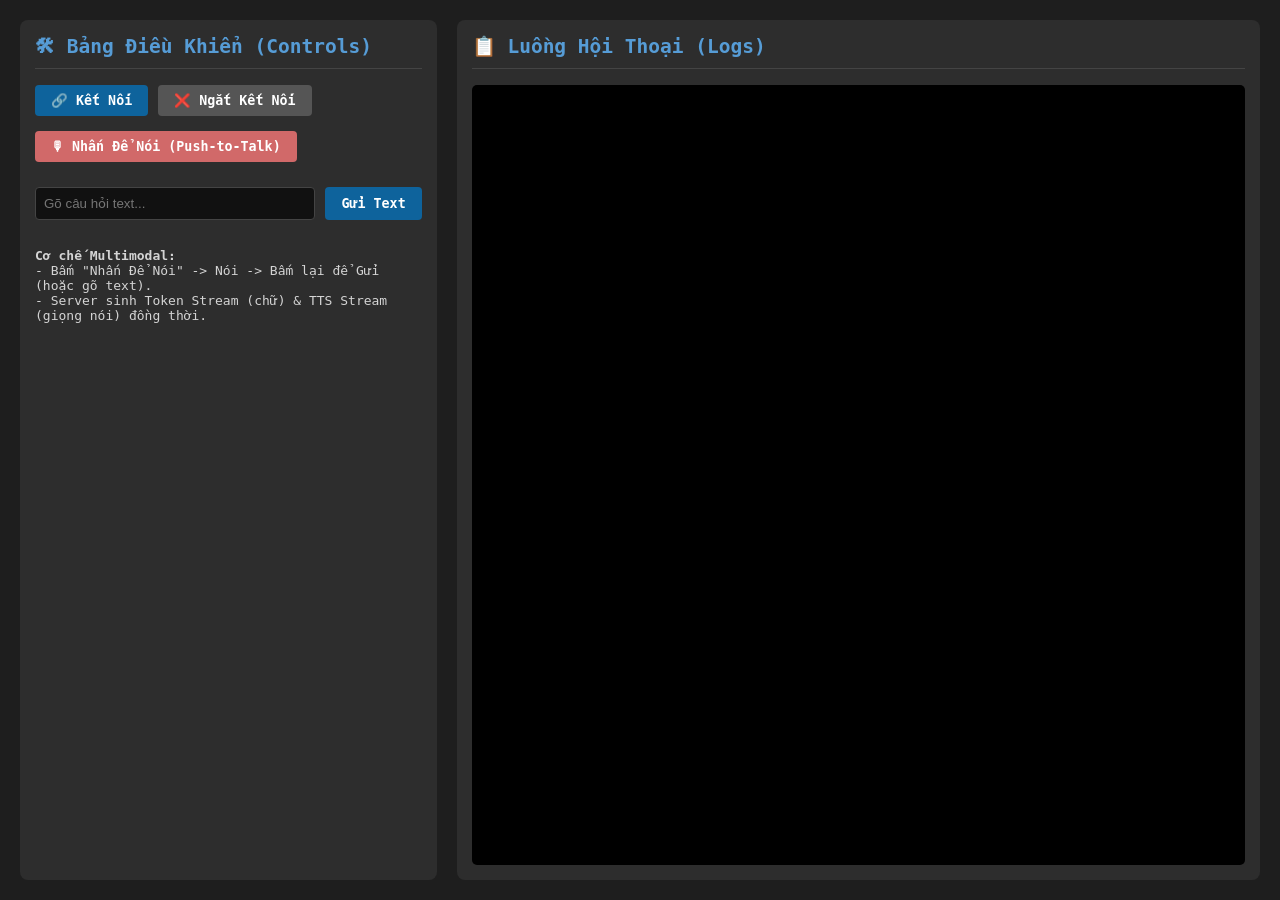
<file: test/voice_tester.html>
<!DOCTYPE html>
<html lang="vi">
<head>
    <meta charset="UTF-8">
    <title>Voice Chatbot Tester - Debug Flow</title>
    <style>
        body { font-family: monospace; background: #1e1e1e; color: #d4d4d4; padding: 20px; display: flex; gap: 20px; height: 100vh; box-sizing: border-box; margin: 0; }
        .panel { flex: 1; background: #2d2d2d; border-radius: 8px; padding: 15px; display: flex; flex-direction: column; }
        h2 { margin-top: 0; color: #569cd6; border-bottom: 1px solid #444; padding-bottom: 10px; }
        #logBox { flex: 1; overflow-y: auto; background: #000; padding: 10px; font-size: 13px; border-radius: 5px; }
        .log-entry { margin-bottom: 8px; line-height: 1.4; border-bottom: 1px dashed #333; padding-bottom: 4px; }
        .log-time { color: #808080; }
        .log-type { font-weight: bold; }
        .type-tx { color: #ce9178; } /* Gửi đi */
        .type-rx { color: #4ec9b0; } /* Nhận về */
        .type-info { color: #dcdcaa; }
        .type-err { color: #f44747; }
        .controls { display: flex; gap: 10px; margin-bottom: 15px; }
        button { background: #0e639c; color: white; border: none; padding: 8px 16px; border-radius: 4px; cursor: pointer; font-family: inherit; font-weight: bold; }
        button:hover { background: #1177bb; }
        button:disabled { background: #555; cursor: not-allowed; }
        #micBtn { background: #d16969; }
        #micBtn.listening { background: #f44747; animation: pulse 1s infinite alternate; }
        @keyframes pulse { from { opacity: 1; } to { opacity: 0.6; } }
    </style>
</head>
<body>
    <div class="panel">
        <h2>🛠 Bảng Điều Khiển (Controls)</h2>
        <div class="controls">
            <button id="btnConnect" onclick="connectWs()">🔗 Kết Nối</button>
            <button id="btnDisconnect" onclick="disconnectWs()" disabled>❌ Ngắt Kết Nối</button>
        </div>
        <div class="controls">
            <button id="micBtn" onclick="toggleMic()" disabled>🎙 Nhấn Để Nói (Push-to-Talk)</button>
        </div>
        <div class="controls" style="margin-top:10px;">
            <input type="text" id="testTextInput" placeholder="Gõ câu hỏi text..." style="flex:1;padding:8px;background:#111;color:#fff;border:1px solid #444;border-radius:4px;" onkeydown="if(event.key==='Enter')sendTestText();">
            <button onclick="sendTestText()">Gửi Text</button>
        </div>
        <p><strong>Cơ chế Multimodal:</strong> 
            <br>- Bấm "Nhấn Để Nói" -> Nói -> Bấm lại để Gửi (hoặc gõ text).
            <br>- Server sinh Token Stream (chữ) & TTS Stream (giọng nói) đồng thời.
        </p>
    </div>

    <div class="panel" style="flex: 2;">
        <h2>📋 Luồng Hội Thoại (Logs)</h2>
        <div id="logBox"></div>
    </div>

    <script>
        let ws = null;
        let mediaRecorder = null;
        let audioStream = null;
        let isRecording = false;
        let fillerWait = null;
        let fillerUnclear = null;
        let fillerTimer = null;
        const logBox = document.getElementById("logBox");

        class AudioQueue {
            constructor() {
                this.queue = [];
                this.isPlaying = false;
                this.currentAudio = null;
            }
            enqueue(b64) {
                this.queue.push(b64);
                if (!this.isPlaying) this.playNext();
            }
            clear() {
                this.queue = [];
                if (this.currentAudio) {
                    try { this.currentAudio.pause(); } catch(e) {}
                    this.currentAudio = null;
                }
                this.isPlaying = false;
            }
            playNext() {
                if (this.queue.length === 0) {
                    this.isPlaying = false;
                    this.currentAudio = null;
                    return;
                }
                this.isPlaying = true;
                const b64 = this.queue.shift();
                try {
                    const binary = atob(b64);
                    const array = new Uint8Array(binary.length);
                    for (let i = 0; i < binary.length; i++) array[i] = binary.charCodeAt(i);
                    const blob = new Blob([array], { type: "audio/wav" });
                    const url = URL.createObjectURL(blob);
                    const audio = new Audio(url);
                    this.currentAudio = audio;
                    audio.onended = () => {
                        URL.revokeObjectURL(url);
                        this.playNext();
                    };
                    audio.onerror = () => {
                        URL.revokeObjectURL(url);
                        this.playNext();
                    };
                    audio.play().catch(e => {
                        console.warn("Audio play error:", e);
                        this.playNext();
                    });
                } catch(e) {
                    console.error("Audio queue error:", e);
                    this.playNext();
                }
            }
        }

        const audioQueue = new AudioQueue();

        function log(msg, type = "info", data = null) {
            const time = new Date().toLocaleTimeString();
            let html = `<div class="log-entry"><span class="log-time">[${time}]</span> `;
            
            let cls = "type-info";
            if(type === "TX") cls = "type-tx";
            if(type === "RX") cls = "type-rx";
            if(type === "ERR") cls = "type-err";

            html += `<span class="log-type ${cls}">[${type}]</span> ${msg}`;
            if(data) {
                const preview = JSON.stringify(data).substring(0, 150) + (JSON.stringify(data).length > 150 ? "..." : "");
                html += `<br><span style="color:#6a9955;font-size:11px;">${preview}</span>`;
            }
            html += `</div>`;
            logBox.innerHTML += html;
            logBox.scrollTop = logBox.scrollHeight;
        }

        function connectWs() {
            if (ws) return;
            log("Đang kết nối tới ws://localhost:8000/ws...");
            ws = new WebSocket("ws://localhost:8000/ws");
            
            ws.onopen = () => {
                log("Đã kết nối thành công WebSocket!", "info");
                document.getElementById("btnConnect").disabled = true;
                document.getElementById("btnDisconnect").disabled = false;
                document.getElementById("micBtn").disabled = false;
            };

            ws.onmessage = async (event) => {
                const payload = JSON.parse(event.data);
                log(`Nhận tín hiệu: ${payload.type}`, "RX", payload);

                if (payload.type === "filler") {
                    if (payload.id === "filler_wait" || payload.id === "wait") fillerWait = payload.audio;
                    else if (payload.id === "filler_unclear" || payload.id === "unclear") fillerUnclear = payload.audio;
                } else if (payload.type === "transcript") {
                    // STT xong, đang chờ LLM phản hồi
                } else if (payload.type === "tts_chunk" && payload.audio) {
                    clearTimeout(fillerTimer);
                    audioQueue.enqueue(payload.audio);
                } else if (payload.type === "stt_empty") {
                    clearTimeout(fillerTimer);
                    if (fillerUnclear) {
                        log("Phát audio: Không nghe rõ", "info");
                        audioQueue.enqueue(fillerUnclear);
                    }
                } else if (payload.type === "done") {
                    clearTimeout(fillerTimer);
                }
            };

            ws.onclose = () => {
                log("Đã ngắt kết nối WebSocket", "ERR");
                ws = null;
                document.getElementById("btnConnect").disabled = false;
                document.getElementById("btnDisconnect").disabled = true;
                document.getElementById("micBtn").disabled = true;
                if(isRecording) toggleMic();
            };
            
            ws.onerror = (e) => {
                log("Lỗi WebSocket", "ERR", e);
            };
        }

        function disconnectWs() {
            if(ws) {
                ws.close();
            }
        }

        function sendMsg(payload) {
            if(!ws || ws.readyState !== WebSocket.OPEN) {
                log("Không thể gửi, WebSocket chưa mở", "ERR");
                return;
            }
            log(`Gửi tín hiệu: ${payload.type}`, "TX", payload);
            ws.send(JSON.stringify(payload));
        }

        async function toggleMic() {
            if(!isRecording) {
                try {
                    audioStream = await navigator.mediaDevices.getUserMedia({ audio: true });
                    mediaRecorder = new MediaRecorder(audioStream, { mimeType: 'audio/webm' });
                    
                    audioQueue.clear();
                    clearTimeout(fillerTimer);
                    sendMsg({ type: "audio_start" });
                    
                    mediaRecorder.ondataavailable = async (e) => {
                        if (e.data.size > 0) {
                            const buffer = await e.data.arrayBuffer();
                            const base64Audio = btoa(String.fromCharCode(...new Uint8Array(buffer)));
                            sendMsg({ type: "audio_chunk", data: base64Audio });
                        }
                    };

                    mediaRecorder.start(500); // Lấy chunk mỗi 500ms
                    isRecording = true;
                    document.getElementById("micBtn").textContent = "🛑 Kết Thúc Nói";
                    document.getElementById("micBtn").classList.add("listening");
                    log("Đã bật Mic, đang gửi audio_chunk...", "info");
                } catch(e) {
                    log("Lỗi truy cập Mic", "ERR", e);
                }
            } else {
                mediaRecorder.stop();
                audioStream.getTracks().forEach(t => t.stop());
                isRecording = false;
                
                document.getElementById("micBtn").textContent = "🎙 Nhấn Để Nói";
                document.getElementById("micBtn").classList.remove("listening");
                
                // Gửi cờ audio_end sau khi flush chunk cuối (delay nhẹ)
                setTimeout(() => {
                    sendMsg({ type: "audio_end", enable_tts: true });

                    // Bắt đầu đếm 1.2s chờ LLM, nếu chưa có câu trả lời thì phát câu đệm giữ chân
                    clearTimeout(fillerTimer);
                    fillerTimer = setTimeout(() => {
                        if (fillerWait) {
                            log("Đang phát audio đệm (Filler): Dạ vâng, anh chị chờ em một chút nhé...", "info");
                            audioQueue.enqueue(fillerWait);
                        }
                    }, 1200);
                }, 600);
            }
        }

        function sendTestText() {
            const inp = document.getElementById("testTextInput");
            const txt = (inp.value || "").trim();
            if (!txt) return;
            inp.value = "";
            audioQueue.clear();
            sendMsg({ type: "text", text: txt, enable_tts: true });
        }
    </script>
</body>
</html>
</file>
